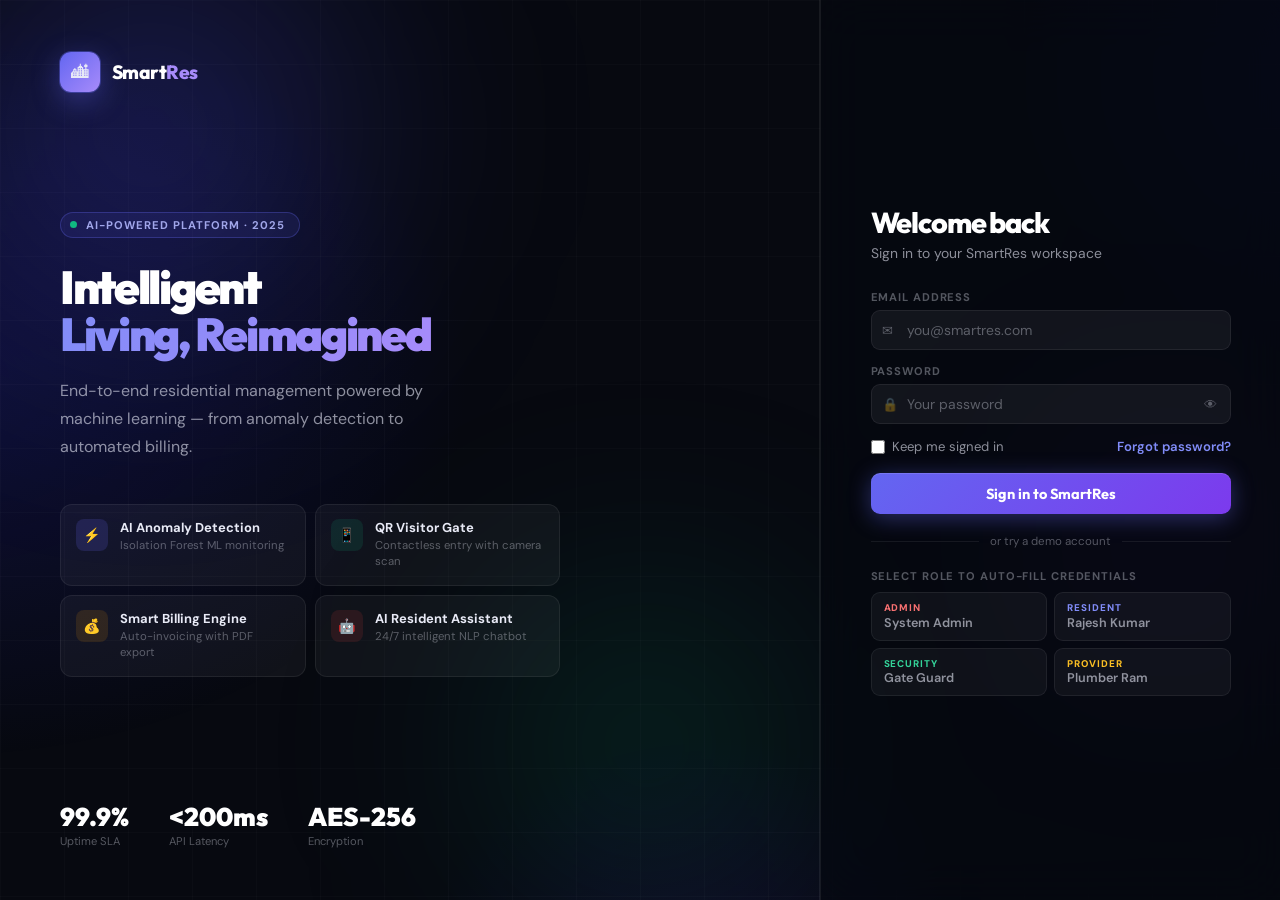
<file: index.html>
<!DOCTYPE html>
<html lang="en">
<head>
<meta charset="UTF-8"><meta name="viewport" content="width=device-width,initial-scale=1">
<title>SmartRes — Sign In</title>
<link rel="preconnect" href="https://fonts.googleapis.com">
<link href="https://fonts.googleapis.com/css2?family=Outfit:wght@300;400;500;600;700;800;900&family=DM+Sans:wght@300;400;500;600;700&display=swap" rel="stylesheet">
<style>
*,*::before,*::after{margin:0;padding:0;box-sizing:border-box}
:root{
  --bg:#070910;--surface:rgba(255,255,255,.045);--raised:rgba(255,255,255,.07);
  --border:rgba(255,255,255,.07);--border2:rgba(255,255,255,.13);
  --blue:#6366f1;--blue-hi:#818cf8;--blue-lo:rgba(99,102,241,.15);
  --green:#10b981;--red:#ef4444;
  --text:#e8eaf6;--text2:rgba(232,234,246,.6);--muted:rgba(232,234,246,.35);
}
html,body{height:100%;font-family:'DM Sans',sans-serif;background:var(--bg);color:var(--text);overflow:hidden;-webkit-font-smoothing:antialiased}
body{display:flex;position:relative}

/* Background */
.bg{position:fixed;inset:0;z-index:0;pointer-events:none}
.bg-grad{position:absolute;inset:0;
  background:radial-gradient(ellipse 800px 560px at -5% 42%,rgba(40,40,200,.22) 0%,transparent 68%),
  radial-gradient(ellipse 600px 500px at 108% 8%,rgba(20,20,160,.17) 0%,transparent 65%),
  radial-gradient(ellipse 450px 380px at 55% 108%,rgba(70,20,180,.13) 0%,transparent 65%)}
.bg-grid{position:absolute;inset:0;
  background-image:linear-gradient(rgba(255,255,255,.02) 1px,transparent 1px),
  linear-gradient(90deg,rgba(255,255,255,.02) 1px,transparent 1px);
  background-size:64px 64px}
.orb{position:absolute;border-radius:50%;filter:blur(100px);pointer-events:none}
.o1{width:700px;height:700px;background:radial-gradient(circle,rgba(80,80,255,.32) 0%,transparent 60%);top:-220px;left:-200px;animation:drift1 20s ease-in-out infinite alternate}
.o2{width:550px;height:550px;background:radial-gradient(circle,rgba(0,160,110,.22) 0%,transparent 60%);bottom:-120px;right:28%;animation:drift2 25s ease-in-out infinite alternate}
.o3{width:400px;height:400px;background:radial-gradient(circle,rgba(120,40,230,.2) 0%,transparent 60%);top:38%;right:-90px;animation:drift3 22s ease-in-out infinite alternate}
@keyframes drift1{0%{transform:translate(0,0) scale(1)}100%{transform:translate(55px,38px) scale(1.1)}}
@keyframes drift2{0%{transform:translate(0,0)}100%{transform:translate(-40px,50px) scale(1.08)}}
@keyframes drift3{0%{transform:translate(0,0)}100%{transform:translate(35px,-45px) scale(1.12)}}

/* Layout */
.page{position:relative;z-index:1;display:flex;width:100%;min-height:100vh}

/* LEFT */
.L{flex:1;display:flex;flex-direction:column;padding:52px 60px;justify-content:space-between;border-right:1px solid var(--border)}
.logo{display:flex;align-items:center;gap:12px}
.logo-mark{width:40px;height:40px;border-radius:11px;background:linear-gradient(135deg,var(--blue),#a78bfa);
  display:flex;align-items:center;justify-content:center;font-size:1.1rem;
  box-shadow:0 0 0 1px rgba(99,102,241,.4),0 8px 28px rgba(99,102,241,.38)}
.logo-name{font-family:'Outfit',sans-serif;font-size:1.2rem;font-weight:800;letter-spacing:-.03em;color:#fff}
.logo-name span{color:#a78bfa}
.hero{max-width:500px}
.pill{display:inline-flex;align-items:center;gap:9px;border:1px solid rgba(99,102,241,.3);
  background:rgba(99,102,241,.1);border-radius:100px;padding:5px 14px 5px 9px;
  margin-bottom:26px;font-size:.7rem;font-weight:700;color:rgba(180,185,255,.88);
  letter-spacing:.09em;text-transform:uppercase}
.pulse{width:7px;height:7px;border-radius:50%;background:var(--green);animation:pulse 2.2s ease-in-out infinite}
@keyframes pulse{0%,100%{opacity:1;transform:scale(1)}50%{opacity:.3;transform:scale(1.8)}}
h1{font-family:'Outfit',sans-serif;font-size:clamp(2.4rem,3.6vw,3.8rem);font-weight:900;
  line-height:1.03;letter-spacing:-.05em;color:#fff;margin-bottom:18px}
.grad-text{background:linear-gradient(125deg,var(--blue-hi) 0%,#a78bfa 100%);
  -webkit-background-clip:text;-webkit-text-fill-color:transparent;background-clip:text}
.hero-sub{font-size:1rem;color:var(--text2);line-height:1.78;margin-bottom:42px;max-width:400px}
.features{display:grid;grid-template-columns:1fr 1fr;gap:9px;margin-bottom:8px}
.feat{display:flex;align-items:flex-start;gap:12px;background:var(--surface);border:1px solid var(--border);
  border-radius:12px;padding:14px 15px;transition:all .2s}
.feat:hover{background:var(--raised);border-color:var(--border2)}
.feat-ic{width:32px;height:32px;border-radius:8px;display:flex;align-items:center;justify-content:center;font-size:.88rem;flex-shrink:0}
.feat-ic.b{background:rgba(99,102,241,.18)} .feat-ic.g{background:rgba(16,185,129,.13)}
.feat-ic.a{background:rgba(245,158,11,.13)} .feat-ic.r{background:rgba(239,68,68,.12)}
.feat-name{font-size:.81rem;font-weight:700;color:var(--text);margin-bottom:2px}
.feat-desc{font-size:.71rem;color:var(--muted);line-height:1.45}
.metrics{display:flex;gap:40px}
.met-val{font-family:'Outfit',sans-serif;font-size:1.6rem;font-weight:900;color:#fff;line-height:1}
.met-lbl{font-size:.7rem;color:var(--muted);margin-top:4px}

/* RIGHT */
.R{width:460px;flex-shrink:0;display:flex;align-items:center;justify-content:center;
  padding:36px;background:rgba(6,8,16,.65);backdrop-filter:blur(24px);border-left:1px solid var(--border)}
.box{width:100%;max-width:360px}
.box-title{font-family:'Outfit',sans-serif;font-size:1.8rem;font-weight:800;color:#fff;letter-spacing:-.04em;margin-bottom:4px}
.box-sub{font-size:.87rem;color:var(--text2);margin-bottom:28px}

/* Alert */
#alert{display:none;align-items:center;gap:9px;padding:10px 13px;border-radius:9px;font-size:.81rem;margin-bottom:16px}
#alert.show{display:flex}
#alert.err{background:rgba(239,68,68,.1);border:1px solid rgba(239,68,68,.22);color:#f87171}
#alert.ok{background:rgba(16,185,129,.1);border:1px solid rgba(16,185,129,.2);color:#34d399}

/* Fields */
.fg{margin-bottom:14px}
.fg label{display:block;font-size:.7rem;font-weight:700;color:var(--muted);letter-spacing:.08em;text-transform:uppercase;margin-bottom:6px}
.iw{position:relative}
.iw-ic{position:absolute;left:11px;top:50%;transform:translateY(-50%);opacity:.35;font-size:.82rem;pointer-events:none}
input[type=email],input[type=password],input[type=text]{width:100%;padding:10px 11px 10px 35px;
  background:rgba(255,255,255,.055);border:1px solid var(--border);border-radius:9px;
  color:var(--text);font-family:'DM Sans',sans-serif;font-size:.87rem;outline:none;
  transition:border-color .16s,background .16s,box-shadow .16s;-webkit-appearance:none}
input::placeholder{color:var(--muted)}
input:focus{background:rgba(255,255,255,.08);border-color:var(--blue);box-shadow:0 0 0 3px rgba(99,102,241,.16)}
.eye-btn{position:absolute;right:10px;top:50%;transform:translateY(-50%);
  background:none;border:none;cursor:pointer;color:var(--muted);padding:4px;
  font-size:.82rem;transition:color .16s;display:flex;align-items:center}
.eye-btn:hover{color:var(--text2)}

/* Remember / forgot */
.fmeta{display:flex;align-items:center;justify-content:space-between;margin-bottom:18px}
.rem{display:flex;align-items:center;gap:7px;font-size:.82rem;color:var(--text2);cursor:pointer}
.rem input{accent-color:var(--blue);width:14px;height:14px}
.lnk{font-size:.82rem;color:var(--blue-hi);text-decoration:none;font-weight:600}
.lnk:hover{color:#a78bfa}

/* Submit */
.submit{width:100%;padding:11px;border:none;border-radius:9px;cursor:pointer;
  background:linear-gradient(135deg,var(--blue),#7c3aed);color:#fff;
  font-family:'Outfit',sans-serif;font-size:.91rem;font-weight:700;
  box-shadow:0 4px 22px rgba(99,102,241,.4),inset 0 1px 0 rgba(255,255,255,.12);
  transition:transform .16s,box-shadow .16s;position:relative;overflow:hidden}
.submit:hover:not(:disabled){transform:translateY(-1px);box-shadow:0 6px 30px rgba(99,102,241,.52)}
.submit:disabled{opacity:.5;cursor:not-allowed}
.btn-inner{display:flex;align-items:center;justify-content:center;gap:8px}
.spinner{width:16px;height:16px;border:2px solid rgba(255,255,255,.2);border-top-color:#fff;
  border-radius:50%;animation:spin .6s linear infinite}
@keyframes spin{to{transform:rotate(360deg)}}
.hn{display:none!important}

/* Divider */
.divider{display:flex;align-items:center;gap:11px;margin:20px 0}
.divider::before,.divider::after{content:'';flex:1;height:1px;background:var(--border)}
.divider span{font-size:.72rem;color:var(--muted)}

/* Demo accounts */
.demo-label{font-size:.7rem;font-weight:700;color:var(--muted);letter-spacing:.08em;text-transform:uppercase;margin-bottom:9px}
.demo-grid{display:grid;grid-template-columns:1fr 1fr;gap:7px}
.demo-btn{padding:10px 12px;border-radius:9px;border:1px solid var(--border);
  background:var(--surface);color:var(--text2);font-family:'DM Sans',sans-serif;
  font-size:.79rem;font-weight:600;cursor:pointer;transition:all .16s;text-align:left;line-height:1}
.demo-btn:hover{background:var(--raised);border-color:var(--border2);color:var(--text)}
.role-tag{display:block;font-size:.61rem;letter-spacing:.1em;font-weight:800;text-transform:uppercase;margin-bottom:4px}
.role-tag.admin{color:#f87171} .role-tag.resident{color:var(--blue-hi)}
.role-tag.security{color:#34d399} .role-tag.provider{color:#fbbf24}

/* Animations */
@keyframes up{from{opacity:0;transform:translateY(18px)}to{opacity:1;transform:none}}
.a0{animation:up .55s cubic-bezier(.16,1,.3,1) both}
.a1{animation:up .55s cubic-bezier(.16,1,.3,1) .08s both}
.a2{animation:up .55s cubic-bezier(.16,1,.3,1) .16s both}
.a3{animation:up .55s cubic-bezier(.16,1,.3,1) .24s both}
.a4{animation:up .55s cubic-bezier(.16,1,.3,1) .32s both}
.a5{animation:up .55s cubic-bezier(.16,1,.3,1) .40s both}

@media(max-width:920px){.L{display:none}.R{width:100%;border-left:none}}
</style>
</head>
<body>
<div class="bg">
  <div class="bg-grad"></div><div class="bg-grid"></div>
  <div class="orb o1"></div><div class="orb o2"></div><div class="orb o3"></div>
</div>

<div class="page">
  <!-- LEFT panel -->
  <div class="L">
    <div class="logo a0">
      <div class="logo-mark">🏙</div>
      <div class="logo-name">Smart<span>Res</span></div>
    </div>

    <div class="hero">
      <div class="pill a1"><span class="pulse"></span>AI-Powered Platform · 2025</div>
      <h1 class="a2">Intelligent<br><span class="grad-text">Living, Reimagined</span></h1>
      <p class="hero-sub a3">End-to-end residential management powered by machine learning — from anomaly detection to automated billing.</p>
      <div class="features a4">
        <div class="feat"><div class="feat-ic b">⚡</div><div><div class="feat-name">AI Anomaly Detection</div><div class="feat-desc">Isolation Forest ML monitoring</div></div></div>
        <div class="feat"><div class="feat-ic g">📱</div><div><div class="feat-name">QR Visitor Gate</div><div class="feat-desc">Contactless entry with camera scan</div></div></div>
        <div class="feat"><div class="feat-ic a">💰</div><div><div class="feat-name">Smart Billing Engine</div><div class="feat-desc">Auto-invoicing with PDF export</div></div></div>
        <div class="feat"><div class="feat-ic r">🤖</div><div><div class="feat-name">AI Resident Assistant</div><div class="feat-desc">24/7 intelligent NLP chatbot</div></div></div>
      </div>
    </div>

    <div class="metrics a5">
      <div><div class="met-val">99.9%</div><div class="met-lbl">Uptime SLA</div></div>
      <div><div class="met-val">&lt;200ms</div><div class="met-lbl">API Latency</div></div>
      <div><div class="met-val">AES-256</div><div class="met-lbl">Encryption</div></div>
    </div>
  </div>

  <!-- RIGHT login panel -->
  <div class="R">
    <div class="box a1">
      <div class="box-title">Welcome back</div>
      <div class="box-sub">Sign in to your SmartRes workspace</div>

      <div id="alert">
        <i class="fa fa-circle-exclamation" id="alert-icon"></i>
        <span id="alert-msg"></span>
      </div>

      <form id="form" novalidate>
        <div class="fg">
          <label>Email address</label>
          <div class="iw">
            <span class="iw-ic">✉</span>
            <input type="email" id="em" placeholder="you@smartres.com" autocomplete="email">
          </div>
        </div>
        <div class="fg">
          <label>Password</label>
          <div class="iw">
            <span class="iw-ic">🔒</span>
            <input type="password" id="pw" placeholder="Your password" autocomplete="current-password">
            <button type="button" class="eye-btn" id="eye" onclick="togglePw()">👁</button>
          </div>
        </div>
        <div class="fmeta">
          <label class="rem"><input type="checkbox" id="rem"> Keep me signed in</label>
          <a href="#" class="lnk">Forgot password?</a>
        </div>
        <button class="submit" type="submit" id="submit-btn">
          <div class="btn-inner" id="btn-text">Sign in to SmartRes</div>
          <div class="btn-inner hn" id="btn-load"><div class="spinner"></div>Authenticating…</div>
        </button>
      </form>

      <div class="divider"><span>or try a demo account</span></div>
      <div class="demo-label">Select role to auto-fill credentials</div>
      <div class="demo-grid">
        <button class="demo-btn" onclick="fill('admin@smartresidency.com','admin123')"><span class="role-tag admin">Admin</span>System Admin</button>
        <button class="demo-btn" onclick="fill('rajesh@example.com','resident123')"><span class="role-tag resident">Resident</span>Rajesh Kumar</button>
        <button class="demo-btn" onclick="fill('guard@smartresidency.com','resident123')"><span class="role-tag security">Security</span>Gate Guard</button>
        <button class="demo-btn" onclick="fill('plumber@smartresidency.com','resident123')"><span class="role-tag provider">Provider</span>Plumber Ram</button>
      </div>
    </div>
  </div>
</div>

<link rel="stylesheet" href="https://cdnjs.cloudflare.com/ajax/libs/font-awesome/6.5.0/css/all.min.css">
<script>
const ROLE_MAP = {
  ROLE_ADMIN:'admin/dashboard.html',
  ROLE_RESIDENT:'resident/dashboard.html',
  ROLE_SECURITY:'security/dashboard.html',
  ROLE_SERVICE_PROVIDER:'service-provider/dashboard.html'
};

// Already logged in? Redirect immediately.
try {
  const t=localStorage.getItem('srToken'), u=localStorage.getItem('srUser');
  if(t&&u){ const p=JSON.parse(u); window.location.href=ROLE_MAP[p.role]||'resident/dashboard.html'; }
} catch(e) {}

function togglePw(){
  const i=document.getElementById('pw');
  i.type=i.type==='password'?'text':'password';
}

function fill(email,pass){
  document.getElementById('em').value=email;
  document.getElementById('pw').value=pass;
}

function showAlert(msg, type){
  const el=document.getElementById('alert');
  document.getElementById('alert-msg').textContent=msg;
  el.className=type+' show';
}
function hideAlert(){ document.getElementById('alert').className=''; }

function setLoading(on){
  document.getElementById('submit-btn').disabled=on;
  document.getElementById('btn-text').classList.toggle('hn',on);
  document.getElementById('btn-load').classList.toggle('hn',!on);
}

document.getElementById('form').onsubmit = async e => {
  e.preventDefault();
  const email=document.getElementById('em').value.trim();
  const pass=document.getElementById('pw').value;
  if(!email||!pass){ showAlert('Please enter your email and password.','err'); return; }

  setLoading(true); hideAlert();
  try {
    const res = await fetch('http://localhost:8081/api/auth/login', {
      method:'POST',
      headers:{'Content-Type':'application/json'},
      body:JSON.stringify({email, password:pass})
    });
    const data = await res.json();
    if(!res.ok){ showAlert(data.message||'Invalid credentials. Please try again.','err'); return; }

    localStorage.setItem('srToken', data.token);
    localStorage.setItem('srUser', JSON.stringify(data.user));

    showAlert('Authenticated! Redirecting…','ok');
    setTimeout(()=> window.location.href = ROLE_MAP[data.user.role]||'resident/dashboard.html', 600);
  } catch(err) {
    showAlert('Cannot connect to server. Make sure backend is running on port 8081.','err');
  } finally {
    setLoading(false);
  }
};
</script>
</body>
</html>
</file>
